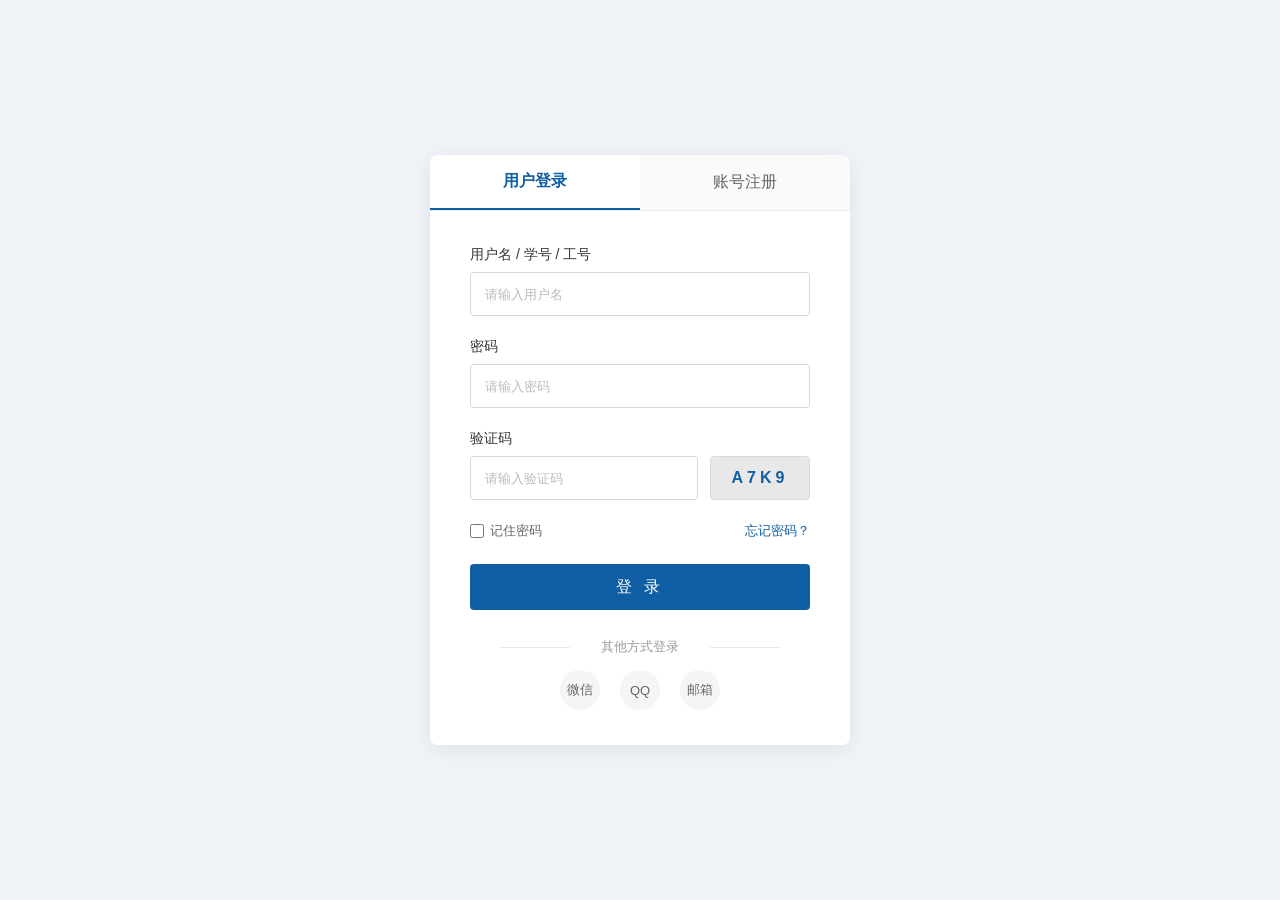
<file: login.html>
<!DOCTYPE html>
<html lang="zh-CN">
<head>
    <meta charset="UTF-8">
    <title>用户登录 - 哈尔滨理工大学计算机科学与技术学院</title>
    <style>
        * {
            margin: 0;
            padding: 0;
            box-sizing: border-box;
        }

        body {
            font-family: "Microsoft YaHei", "SimHei", sans-serif;
            font-size: 14px;
            color: #333;
            background: #f0f4f8;
            min-height: 100vh;
            display: flex;
            flex-direction: column;
        }

        /* ========== 主体 ========== */
        .login-main {
            flex: 1;
            display: flex;
            align-items: center;
            justify-content: center;
            padding: 40px 20px;
        }

        .login-box {
            width: 420px;
            background: #fff;
            border-radius: 8px;
            box-shadow: 0 4px 24px rgba(0,0,0,0.08);
            overflow: hidden;
        }

        /* 标签切换 */
        .login-tabs {
            display: flex;
            border-bottom: 1px solid #e8e8e8;
        }

        .login-tab {
            flex: 1;
            text-align: center;
            padding: 16px 0;
            font-size: 16px;
            color: #666;
            cursor: pointer;
            background: #fafafa;
            border: none;
            outline: none;
            font-family: "Microsoft YaHei", sans-serif;
            transition: all 0.3s;
        }

        .login-tab.active {
            color: #105fa4;
            background: #fff;
            font-weight: bold;
            border-bottom: 2px solid #105fa4;
        }

        .login-tab:hover:not(.active) {
            color: #105fa4;
            background: #f0f7ff;
        }

        /* 表单区 */
        .login-form-box {
            padding: 35px 40px;
        }

        .form-panel {
            display: none;
        }

        .form-panel.active {
            display: block;
        }

        .form-group {
            margin-bottom: 22px;
        }

        .form-group label {
            display: block;
            font-size: 14px;
            color: #333;
            margin-bottom: 8px;
        }

        .form-group input,
        .form-group select {
            width: 100%;
            height: 44px;
            padding: 0 14px;
            border: 1px solid #d9d9d9;
            border-radius: 4px;
            font-size: 14px;
            font-family: "Microsoft YaHei", sans-serif;
            outline: none;
            transition: border-color 0.3s, box-shadow 0.3s;
        }

        .form-group input:focus,
        .form-group select:focus {
            border-color: #105fa4;
            box-shadow: 0 0 0 3px rgba(16, 95, 164, 0.1);
        }

        .form-group input::placeholder {
            color: #bbb;
            font-size: 13px;
        }

        .form-row {
            display: flex;
            gap: 12px;
        }

        .form-row input {
            flex: 1;
        }

        .captcha-box {
            width: 100px;
            height: 44px;
            background: #e8e8e8;
            border-radius: 4px;
            display: flex;
            align-items: center;
            justify-content: center;
            font-size: 16px;
            font-weight: bold;
            color: #105fa4;
            letter-spacing: 4px;
            cursor: pointer;
            user-select: none;
            border: 1px solid #d9d9d9;
        }

        .form-options {
            display: flex;
            justify-content: space-between;
            align-items: center;
            margin-bottom: 24px;
            font-size: 13px;
        }

        .remember-me {
            display: flex;
            align-items: center;
            gap: 6px;
            color: #666;
            cursor: pointer;
        }

        .remember-me input {
            width: 14px;
            height: 14px;
            accent-color: #105fa4;
        }

        .forgot-link {
            color: #105fa4;
            text-decoration: none;
        }

        .forgot-link:hover {
            text-decoration: underline;
        }

        .btn-submit {
            width: 100%;
            height: 46px;
            background: #105fa4;
            color: #fff;
            border: none;
            border-radius: 4px;
            font-size: 16px;
            font-family: "Microsoft YaHei", sans-serif;
            cursor: pointer;
            transition: background 0.3s;
            letter-spacing: 4px;
        }

        .btn-submit:hover {
            background: #0d4e88;
        }

        .register-hint {
            font-size: 12px;
            color: #999;
            margin-top: 6px;
        }

        .other-login {
            margin-top: 28px;
            text-align: center;
        }

        .other-login p {
            font-size: 13px;
            color: #999;
            margin-bottom: 14px;
            position: relative;
        }

        .other-login p::before,
        .other-login p::after {
            content: "";
            position: absolute;
            top: 50%;
            width: 70px;
            height: 1px;
            background: #e8e8e8;
        }

        .other-login p::before { left: 30px; }
        .other-login p::after { right: 30px; }

        .login-icons {
            display: flex;
            justify-content: center;
            gap: 20px;
        }

        .login-icon {
            width: 40px;
            height: 40px;
            border-radius: 50%;
            background: #f5f5f5;
            display: flex;
            align-items: center;
            justify-content: center;
            cursor: pointer;
            transition: all 0.3s;
            font-size: 13px;
            color: #666;
            text-decoration: none;
        }

        .login-icon:hover {
            background: #e6f0fa;
            color: #105fa4;
        }

        /* ========== 底部 ========== */
        .login-footer {
            background: #105fa4;
            padding: 20px 0;
            text-align: center;
        }

        .login-footer p {
            font-size: 12px;
            color: rgba(255,255,255,0.7);
            line-height: 1.8;
        }

        .login-footer a {
            color: rgba(255,255,255,0.9);
            text-decoration: none;
        }

        .login-footer a:hover {
            text-decoration: underline;
        }
    </style>
</head>
<body>

   
    <!-- 登录主体 -->
    <div class="login-main">
        <div class="login-box">
            <!-- 标签切换 -->
            <div class="login-tabs">
                <button class="login-tab active" onclick="switchTab('login')">用户登录</button>
                <button class="login-tab" onclick="switchTab('register')">账号注册</button>
            </div>

            <div class="login-form-box">
                <!-- 登录面板 -->
                <div id="panel-login" class="form-panel active">
                    <form onsubmit="return handleLogin(event)">
                        <div class="form-group">
                            <label>用户名 / 学号 / 工号</label>
                            <input type="text" placeholder="请输入用户名" required>
                        </div>
                        <div class="form-group">
                            <label>密码</label>
                            <input type="password" placeholder="请输入密码" required>
                        </div>
                        <div class="form-group">
                            <label>验证码</label>
                            <div class="form-row">
                                <input type="text" placeholder="请输入验证码" required>
                                <div class="captcha-box" onclick="refreshCaptcha()" title="点击刷新">A7K9</div>
                            </div>
                        </div>
                        <div class="form-options">
                            <label class="remember-me">
                                <input type="checkbox"> 记住密码
                            </label>
                            <a href="#" class="forgot-link">忘记密码？</a>
                        </div>
                        <button type="submit" class="btn-submit">登 录</button>
                    </form>

                    <div class="other-login">
                        <p>其他方式登录</p>
                        <div class="login-icons">
                            <a href="#" class="login-icon" title="微信登录">微信</a>
                            <a href="#" class="login-icon" title="QQ登录">QQ</a>
                            <a href="#" class="login-icon" title="理工邮箱">邮箱</a>
                        </div>
                    </div>
                </div>

                <!-- 注册面板 -->
                <div id="panel-register" class="form-panel">
                    <form onsubmit="return handleRegister(event)">
                        <div class="form-group">
                            <label>用户名</label>
                            <input type="text" placeholder="请设置用户名（6-20位字母数字）" required>
                        </div>
                        <div class="form-group">
                            <label>真实姓名</label>
                            <input type="text" placeholder="请输入真实姓名" required>
                        </div>
                        <div class="form-group">
                            <label>身份类型</label>
                            <select required>
                                <option value="">请选择身份</option>
                                <option>在校学生</option>
                                <option>教职工</option>
                                <option>毕业校友</option>
                                <option>校外访客</option>
                            </select>
                        </div>
                        <div class="form-group">
                            <label>密码</label>
                            <input type="password" placeholder="请设置密码（8位以上，含字母+数字）" required>
                            <div class="register-hint">密码长度不少于8位，需同时包含字母和数字</div>
                        </div>
                        <div class="form-group">
                            <label>确认密码</label>
                            <input type="password" placeholder="请再次输入密码" required>
                        </div>
                        <div class="form-group">
                            <label>手机号</label>
                            <input type="tel" placeholder="请输入常用手机号" required>
                        </div>
                        <div class="form-group">
                            <label>验证码</label>
                            <div class="form-row">
                                <input type="text" placeholder="短信验证码" required>
                                <button type="button" class="btn-submit" style="width:110px;height:44px;font-size:13px;background:#1384e2;letter-spacing:0;" onclick="sendCode(this)">获取验证码</button>
                            </div>
                        </div>
                        <div class="form-options">
                            <label class="remember-me">
                                <input type="checkbox" required> 我已阅读并同意 <a href="#" style="color:#105fa4;">用户协议</a>
                            </label>
                        </div>
                        <button type="submit" class="btn-submit">注 册</button>
                    </form>
                </div>
            </div>
        </div>
    </div>

   
    <script>
    // ========== 模拟用户数据库（实际项目中是后端数据库）==========
    const users = [
        { username: 'admin', password: '123456' },
        { username: 'student', password: 'hrbust' }
    ];

    // ========== 切换标签页 ==========
    function switchTab(type) {
        document.querySelectorAll('.login-tab').forEach(t => t.classList.remove('active'));
        document.querySelectorAll('.form-panel').forEach(p => p.classList.remove('active'));
        if (type === 'login') {
            document.querySelectorAll('.login-tab')[0].classList.add('active');
            document.getElementById('panel-login').classList.add('active');
        } else {
            document.querySelectorAll('.login-tab')[1].classList.add('active');
            document.getElementById('panel-register').classList.add('active');
        }
    }

    // ========== 刷新验证码 ==========
    function refreshCaptcha() {
        const box = document.querySelector('.captcha-box');
        const chars = 'ABCDEFGHJKLMNPQRSTUVWXYZ23456789';
        let code = '';
        for (let i = 0; i < 4; i++) code += chars[Math.floor(Math.random() * chars.length)];
        box.textContent = code;
    }

    // ========== 登录校验 ==========
   function handleLogin(e) {
    e.preventDefault();  // 阻止默认提交
    
    const username = document.querySelector('#panel-login input[type="text"]').value;
    const password = document.querySelector('#panel-login input[type="password"]').value;
    
    const user = users.find(u => u.username === username && u.password === password);
    
    if (user) {
        alert('登录成功！');
        // 明确指定跳转目标，不要用相对路径可能有歧义
        window.location.replace('登录注册.html');  // ← 用 replace 代替 href
    } else {
        alert('用户名或密码错误！');
    }
    
    return false;  // 双重保险
}
    // ========== 注册：控制台显示用户信息 ==========
    function handleRegister(e) {
        e.preventDefault();
        
        // 获取注册表单的所有输入值
        const inputs = document.querySelectorAll('#panel-register input, #panel-register select');
        const userInfo = {
            username: inputs[0].value,      // 用户名
            realName: inputs[1].value,      // 真实姓名
            identity: inputs[2].value,      // 身份类型
            password: inputs[3].value,      // 密码
            confirmPassword: inputs[4].value,  // 确认密码
            phone: inputs[5].value,         // 手机号
            smsCode: inputs[6].value        // 短信验证码
        };
        
        // 简单校验
        if (userInfo.password !== userInfo.confirmPassword) {
            alert('两次密码输入不一致！');
            return false;
        }
        
        if (userInfo.password.length < 8) {
            alert('密码长度不能少于8位！');
            return false;
        }
        
        // 控制台打印用户信息
        console.log('==================== 新用户注册 ====================');
        console.log('用户名：', userInfo.username);
        console.log('真实姓名：', userInfo.realName);
        console.log('身份类型：', userInfo.identity);
        console.log('密码：', userInfo.password);
        console.log('手机号：', userInfo.phone);
        console.log('===================================================');
        
        // 添加到模拟数据库（实际项目中是发请求给后端）
        users.push({
            username: userInfo.username,
            password: userInfo.password
        });
        
        alert('注册成功！请登录。');
        switchTab('login');   // 自动切换到登录页
        
        return false;
    }

    // ========== 短信倒计时 ==========
    function sendCode(btn) {
        let sec = 60;
        btn.disabled = true;
        btn.style.background = '#999';
        btn.textContent = sec + 's';
        const timer = setInterval(() => {
            sec--;
            if (sec <= 0) {
                clearInterval(timer);
                btn.disabled = false;
                btn.style.background = '#1384e2';
                btn.textContent = '获取验证码';
            } else {
                btn.textContent = sec + 's';
            }
        }, 1000);
    }
</script>
</body>
</html>
</file>
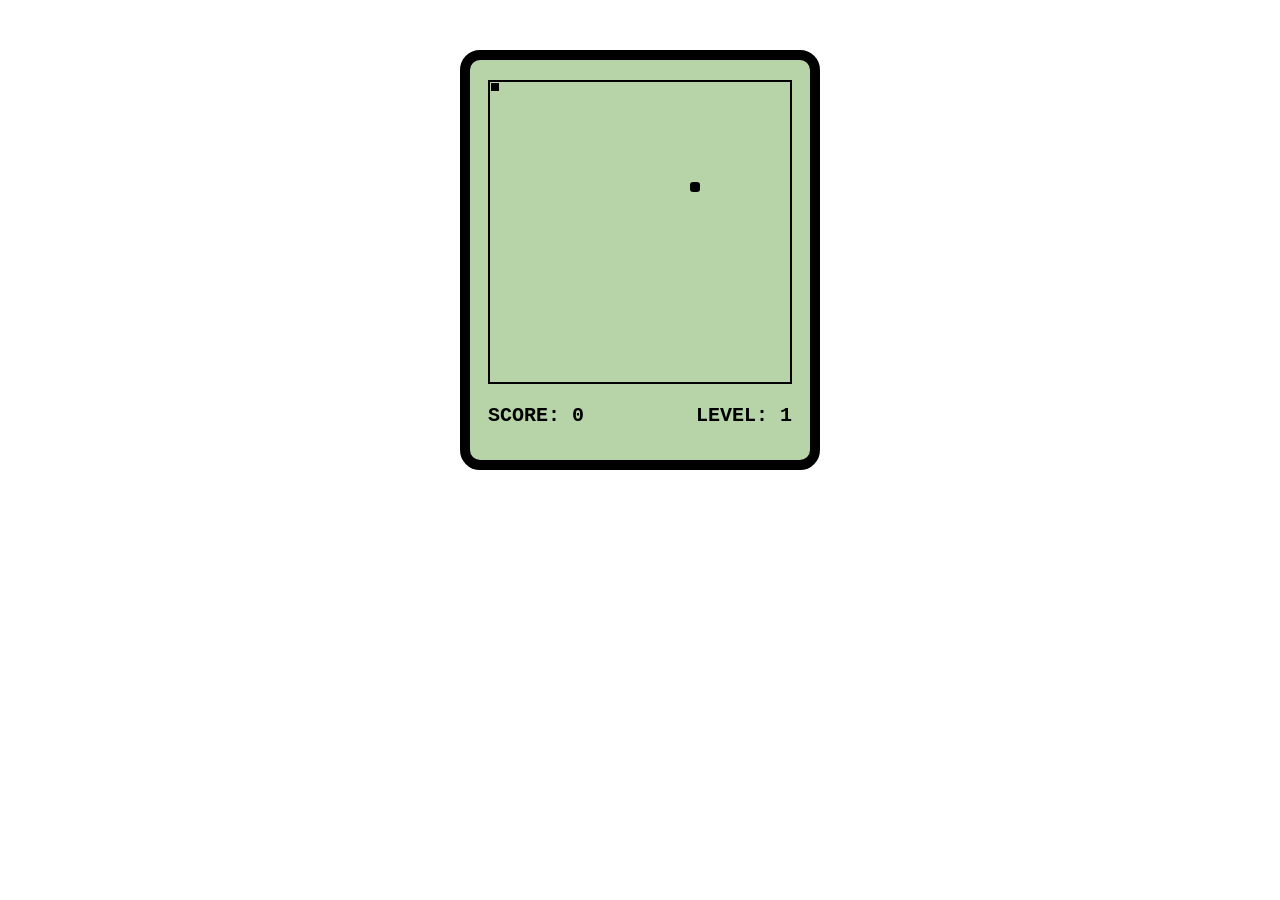
<file: 贪吃蛇js练习.html>
<!DOCTYPE html>
<html lang="en">
<head>
    <meta charset="UTF-8">
    <meta name="viewport" content="width=device-width, initial-scale=1.0">
    <title>Document</title>
    <style>
        *{
            margin: 0;
            padding: 0;
            box-sizing:border-box;
        }
        #main{
            height:420px ;
            width: 360px;
            border: 10px #000 solid;
            background-color: #b7d4a8;
            border-radius: 20px;
            margin: 50px auto;
        }
        #stage{
            width: 304px;
            height: 304px;
            border: 2px solid #000;
            margin: 20px auto;
            position: relative;
        }
        #info{
            width: 304px;
            margin: 0 auto;
            display: flex;
            justify-content: space-between;
            font: bold 20px courier;
        }
        #food{
            width: 10px;
            height: 10px;
            position: absolute;
            background-color: #000;
            top: 100px;
            left: 200px;
            border-radius: 3px;
        }
       #snake > div {
          width: 10px;
          height: 10px;
          border:1px solid #b7d4a8 ;
          box-sizing: border-box;
          background-color: #000;
          position: absolute;
       }
    </style>
</head>
<body>
    <div id="main">
        <div id="stage">
           <div id="food"></div>
           <div id="snake">
            <div></div>
           </div>
        </div>
        <div id="info">
            <div>SCORE: <span id="score">0</span></div>
            <div>LEVEL: <span id="level">1</span></div>
        </div>
    </div>
  <script>
    let dir
    let x = 0
    let y = 0
    
    let score = 0      // 从0开始
    let level = 0      // 从0开始
    
    const snake = document.getElementById("snake")
    const snakes = snake.getElementsByTagName("div")
    const food = document.getElementById("food")
    
    const scoreSpan = document.getElementById("score")
    const levelSpan = document.getElementById("level")
    
    const reObj = {
        ArrowUp: "ArrowDown",
        ArrowDown: "ArrowUp",
        ArrowLeft: "ArrowRight",
        ArrowRight: "ArrowLeft"
    }
    
    const keyArr = ["ArrowUp", "ArrowDown", "ArrowLeft", "ArrowRight"]

    function changeFood(){
        const x = Math.floor(Math.random() * 30) * 10
        const y = Math.floor(Math.random() * 30) * 10
        food.style.left = x + "px"
        food.style.top = y + "px"
    }

    document.addEventListener("keydown", (event) => {
        if (!keyArr.includes(event.key)) return
        if (snakes.length < 2 || reObj[dir] !== event.key) {
            dir = event.key
        }
    })

    setTimeout(function move(){
        if(!dir){
            setTimeout(move, 300)
            return
        }

        switch(dir){
            case "ArrowUp":    y -= 10; break
            case "ArrowDown":  y += 10; break
            case "ArrowLeft":  x -= 10; break
            case "ArrowRight": x += 10; break
        }

        if (x < 0 || x > 290 || y < 0 || y > 290) {
            alert("撞墙了！游戏结束！")
            return
        }

        if (dir) {
            for (let i = 0; i < snakes.length; i++) {
                if (snakes[i].offsetLeft === x && snakes[i].offsetTop === y) {
                    alert("撞到自己了，游戏结束！")
                    return
                }
            }
        }

        if (
            snakes[0].offsetTop === food.offsetTop &&
            snakes[0].offsetLeft === food.offsetLeft
        ) {
            changeFood()
            snake.insertAdjacentHTML("beforeend", "<div/>")
            
            score++
            scoreSpan.textContent = score
            
            // 每3分升一级，level从0开始，显示时+1
            if (score % 3 === 0 && level < 14) {
                level++
                levelSpan.textContent = level + 1
            }
        }

        const tail = snakes[snakes.length - 1]
        tail.style.left = x + "px"
        tail.style.top = y + "px"
        snake.insertAdjacentElement("afterbegin", tail)

        const speed = Math.max(140, 300 - level * 20)
        setTimeout(move, speed)
    }, 300)
</script>
</body>
</html>
</file>
